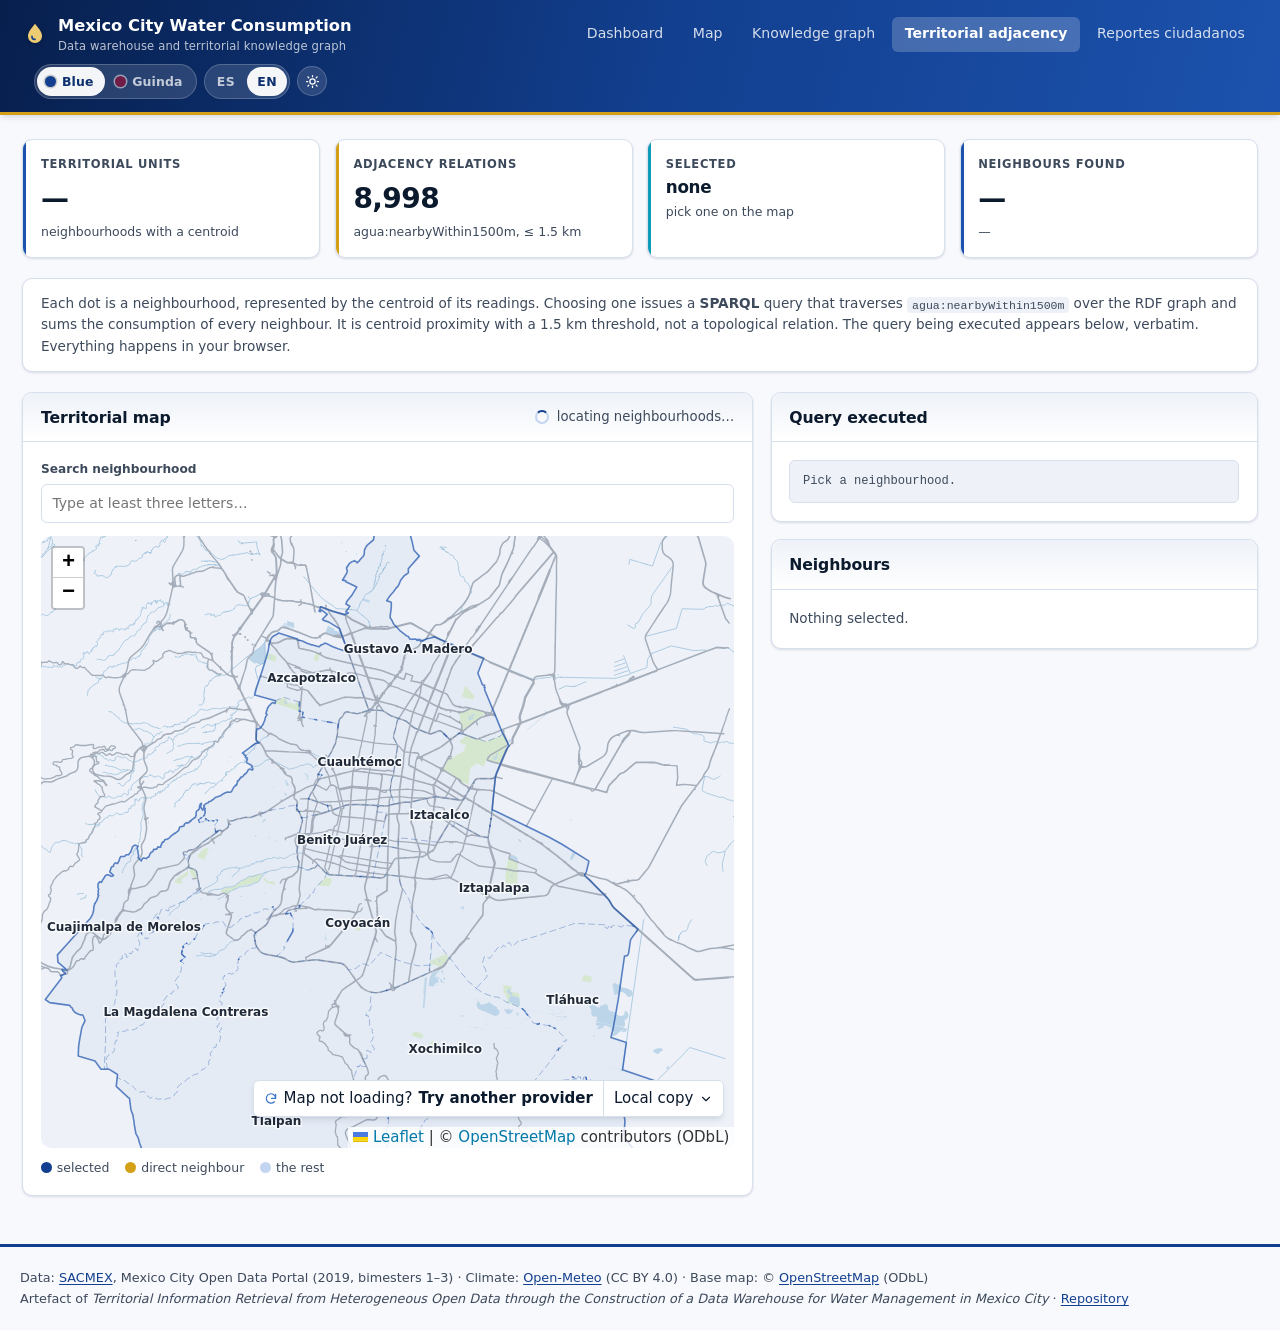
<file: agua-reportes-sacmex/original/frontend/vecindad.html>
<!DOCTYPE html>
<html lang="es">
<head>
<meta charset="utf-8">
<meta name="viewport" content="width=device-width, initial-scale=1">
<title>Vecindad territorial — Consumo de Agua CDMX</title>
<meta name="description" content="Recorrido de grafo sobre la relación agua:nearbyWithin1500m: elige una colonia y consulta sus vecinas con SPARQL.">
<link rel="stylesheet" href="assets/vendor/leaflet-1.9.4.css">
<link rel="stylesheet" href="assets/estilo.css">
<script src="assets/i18n.js"></script>
<style>
  .split{display:grid; gap:1.1rem; grid-template-columns:minmax(0,3fr) minmax(0,2fr); align-items:start}
  @media (max-width:1000px){ .split{grid-template-columns:1fr} }
  #mapa{height:min(68vh,620px); border-radius:var(--r-m); z-index:1}
  .leaflet-container{background:var(--superficie-2); font:inherit}
  .buscador{position:relative}
  .sugerencias{
    position:absolute; z-index:20; left:0; right:0; top:100%; margin-top:2px;
    background:var(--superficie); border:1px solid var(--borde); border-radius:var(--r-s);
    box-shadow:var(--sombra-3); max-height:240px; overflow:auto; display:none;
  }
  .sugerencias.abierto{display:block}
  .sug{padding:.45rem .7rem; cursor:pointer; font-size:.85rem}
  .sug:hover,.sug.sel{background:var(--marca-100)}
  .sug small{display:block; color:var(--texto-3); font-size:.74rem}
  .consulta-viva{
    font-family:var(--mono); font-size:.76rem; line-height:1.55; white-space:pre-wrap;
    background:var(--superficie-2); border:1px solid var(--borde); border-radius:var(--r-s);
    padding:.7rem .8rem; color:var(--texto-2); max-height:210px; overflow:auto; margin:0;
  }
  .aviso-filtro{
    display:flex; align-items:center; justify-content:space-between; gap:1rem;
    flex-wrap:wrap; margin-bottom:1rem; padding:.7rem 1rem; font-size:.88rem;
    background:var(--superficie); color:var(--texto);
    border:1px solid var(--borde); border-left:3px solid var(--marca-600);
    border-radius:var(--r-m); box-shadow:var(--sombra-1);
  }
  .aviso-filtro .quitar{
    font-size:.82rem; font-weight:600; color:var(--marca-700);
    border:1px solid var(--borde); border-radius:var(--r-s); padding:.3rem .7rem;
  }
  .aviso-filtro .quitar:hover{background:var(--marca-100); text-decoration:none}
  .aviso{padding:.7rem .9rem; border-radius:var(--r-s); font-size:.84rem;
         background:var(--marca-100); color:var(--marca-700); border:1px solid var(--borde)}
  .aviso.err{background:rgba(185,28,28,.1); color:var(--error); border-color:rgba(185,28,28,.3)}
  .leyenda{display:flex; gap:1rem; flex-wrap:wrap; font-size:.78rem; color:var(--texto-2); margin-top:.6rem}
  .punto{display:inline-block; width:11px; height:11px; border-radius:50%; margin-right:.3rem; vertical-align:-1px}
</style>
</head>
<body>
<header data-barra></header>

<main class="envoltura">

  <div class="kpis">
    <div class="kpi"><div class="kpi-et" data-i18n="vec.kpi.col">Unidades territoriales</div><div class="kpi-val" id="kCol">—</div><div class="kpi-nota" data-i18n="vec.kpi.colNota">colonias con centroide</div></div>
    <div class="kpi t2"><div class="kpi-et" data-i18n="vec.kpi.ady">Relaciones de vecindad</div><div class="kpi-val" id="kAdy">—</div><div class="kpi-nota" data-i18n="vec.kpi.adyNota">agua:nearbyWithin1500m, ≤ 1.5 km</div></div>
    <div class="kpi t3"><div class="kpi-et" data-i18n="vec.kpi.sel">Seleccionada</div><div class="kpi-val nombre-largo" id="kSel" data-i18n="vec.kpi.ninguna">ninguna</div><div class="kpi-nota" id="kSelAlc" data-i18n="vec.kpi.elige">elige una en el mapa</div></div>
    <div class="kpi"><div class="kpi-et" data-i18n="vec.kpi.vec">Vecinas encontradas</div><div class="kpi-val" id="kVec">—</div><div class="kpi-nota" id="kTiempo">—</div></div>
  </div>

  <div id="avisoFiltro" class="aviso-filtro" style="display:none"></div>

  <div class="tarjeta" style="margin-bottom:1.25rem">
    <div class="tarjeta-cuerpo" style="padding:.9rem 1.1rem">
      <p class="sub" style="margin:0" data-i18n-html="vec.intro">
        Cada punto es una colonia, representada por el centroide de sus lecturas. Al elegir una,
        se lanza una consulta <b>SPARQL</b> que recorre <code>agua:nearbyWithin1500m</code> sobre el grafo RDF
        y suma el consumo de cada vecina. La consulta que se ejecuta aparece abajo, tal cual.
        Todo ocurre en tu navegador.
      </p>
    </div>
  </div>

  <div class="split">
    <section class="tarjeta">
      <div class="tarjeta-cab">
        <h2 data-i18n="vec.mapa">Mapa territorial</h2>
        <span class="estado" id="estado" style="margin-left:auto"><span class="spinner"></span> cargando el grafo…</span>
      </div>
      <div class="tarjeta-cuerpo">
        <div class="buscador" style="margin-bottom:.8rem">
          <label for="buscar" data-i18n="vec.buscar">Buscar colonia</label>
          <input id="buscar" type="text" placeholder="Escribe al menos tres letras…" autocomplete="off" disabled
                 data-i18n-attr="placeholder:vec.placeholder">
          <div class="sugerencias" id="sugerencias"></div>
        </div>
        <div id="mapa"></div>
        <div class="leyenda">
          <span><span class="punto" style="background:var(--marca-700)"></span><span data-i18n="vec.ly.sel">seleccionada</span></span>
          <span><span class="punto" style="background:var(--acento-500)"></span><span data-i18n="vec.ly.vecina">vecina directa</span></span>
          <span><span class="punto" style="background:var(--marca-200)"></span><span data-i18n="vec.ly.resto">resto</span></span>
        </div>
      </div>
    </section>

    <div style="display:grid; gap:1.1rem">
      <section class="tarjeta">
        <div class="tarjeta-cab"><h2 data-i18n="vec.consulta">Consulta ejecutada</h2></div>
        <div class="tarjeta-cuerpo"><pre class="consulta-viva" id="sparql" data-i18n="vec.eligeColonia">Elige una colonia.</pre></div>
      </section>
      <section class="tarjeta">
        <div class="tarjeta-cab"><h2 data-i18n="vec.vecinas">Vecinas</h2></div>
        <div class="tarjeta-cuerpo" style="padding:0">
          <div id="salida" style="padding:1.1rem"><span class="sub" data-i18n="vec.sinSeleccion">Sin selección.</span></div>
        </div>
      </section>
    </div>
  </div>

</main>
<footer data-pie></footer>

<script src="assets/nav.js"></script>
<script src="assets/vendor/leaflet-1.9.4.js"></script>
<script src="assets/mapa-teselas.js"></script>
<script src="assets/vendor/n3-1.17.2.min.js"></script>
<script src="assets/vendor/comunica-browser-v3.js"></script>
<script>
(function () {
  "use strict";
  const $ = id => document.getElementById(id);
  const T = (k, v) => I18N.t(k, v);
  const fmt = n => I18N.num(Math.round(n));
  const SPINNER = '<span class="spinner"></span> ';

  const PREFIJOS =
`PREFIX agua: <https://w3id.org/cdmx/agua/>
PREFIX col:  <https://w3id.org/cdmx/agua/colonia/>
PREFIX geo:  <http://www.opengis.net/ont/geosparql#>
PREFIX rdfs: <http://www.w3.org/2000/01/rdf-schema#>
`;

  // Filtro que llega desde el mapa: vecindad.html?alcaldia=IZTAPALAPA
  // Comparación insensible a acentos: el mapa muestra "Cuauhtémoc" y el
  // almacén guarda "CUAUHTEMOC".
  const plano = t => (t || '').normalize('NFD').replace(/[\u0300-\u036f]/g, '')
                              .trim().toUpperCase();
  const params = new URLSearchParams(location.search);
  const filtroAlcaldia = plano(params.get('alcaldia'));
  const coloniaPedida  = plano(params.get('colonia'));

  let store = null, engine = null, mapa = null, capaLineas = null;
  const marcadores = new Map();      // id -> circleMarker
  const colonias = [];               // {id, nombre, alcaldia, lat, lon}
  let seleccion = null, listas = false;

  function estado(html) { $('estado').innerHTML = html; }
  estado(SPINNER + T('vec.est.cargando'));

  // ---------------- mapa ----------------
  mapa = L.map('mapa', { preferCanvas: true, zoomControl: true }).setView([19.38, -99.13], 11);
  // Mapa base: assets/mapa-teselas.js, o la capa de siempre si faltara.
  try {
    MapaTeselas.montar(mapa, { maxZoom: 18 });
  } catch (e) {
    console.error(e);
    L.tileLayer('https://tile.openstreetmap.org/{z}/{x}/{y}.png', {
      maxZoom: 18,
      attribution: '&copy; <a href="https://www.openstreetmap.org/copyright">OpenStreetMap</a> contributors'
    }).addTo(mapa);
  }
  capaLineas = L.layerGroup().addTo(mapa);

  // Los marcadores toman su color del tema activo, leyendo las variables CSS.
  // Marca = seleccion, acento = vecinas, gris del texto = el resto.
  function css(v) {
    return getComputedStyle(document.documentElement).getPropertyValue(v).trim() || '#666';
  }
  let ESTILO_BASE, ESTILO_SEL, ESTILO_VEC, COLOR_LINEA;
  function paleta() {
    ESTILO_BASE = { radius:4,  color:css('--texto-3'),   weight:1,   fillColor:css('--marca-200'), fillOpacity:.7 };
    ESTILO_SEL  = { radius:10, color:css('--marca-900'), weight:2.5, fillColor:css('--marca-700'), fillOpacity:1 };
    ESTILO_VEC  = { radius:7,  color:css('--acento-700'),    weight:2,   fillColor:css('--acento-500'),    fillOpacity:.95 };
    COLOR_LINEA = css('--marca-600');
  }
  paleta();
  document.addEventListener('temacambiado', () => {
    paleta();
    marcadores.forEach(m => m.setStyle(ESTILO_BASE));
    if (seleccion) seleccionar(seleccion.id);
  });

  // ---------------- carga ----------------
  async function cargar() {
    if (typeof N3 === 'undefined' || typeof Comunica === 'undefined') {
      estado(T('vec.est.sinLibs'));
      $('salida').innerHTML = `<div class="aviso err">${T('vec.av.sinLibs')}</div>`;
      return;
    }
    try {
      const resp = await fetch('kg_demo.ttl');
      if (!resp.ok) throw new Error(T('gr.av.http', { codigo: resp.status }));
      const texto = await resp.text();
      estado(SPINNER + T('vec.est.analizando', { mb: (texto.length/1048576).toFixed(1) }));

      store = new N3.Store();
      const parser = new N3.Parser({ format: 'text/turtle' });
      await new Promise((res, rej) => {
        parser.parse(texto, (err, quad) => {
          if (err) return rej(err); if (quad) store.addQuad(quad); else res();
        });
      });
      engine = new Comunica.QueryEngine();

      const { namedNode } = N3.DataFactory;
      $('kAdy').textContent = fmt(store.countQuads(
        null, namedNode('https://w3id.org/cdmx/agua/nearbyWithin1500m'), null, null));

      estado(SPINNER + T('vec.est.ubicando'));
      await construirColonias();
      listas = true;
      estado(`<span class="chip ok">${T('vec.est.listas', { n: fmt(colonias.length) })}</span>`);
      $('buscar').disabled = false;
      const candidatas = filtroAlcaldia ? colonias.filter(c => c.enFiltro) : colonias;
      const inicial =
        (coloniaPedida && colonias.find(c => plano(c.nombre) === coloniaPedida)) ||
        candidatas.find(c => /CENTRO|JUAREZ|ROMA/.test(c.nombre)) || candidatas[0];
      if (inicial) { seleccionar(inicial.id); mapa.setView([inicial.lat, inicial.lon], 14); }
    } catch (e) {
      estado(T('vec.est.error'));
      const pista = '<br><br>' + (location.protocol === 'file:'
        ? T('gr.av.file', { pagina: 'vecindad.html' })
        : T('gr.av.publicado'));
      $('salida').innerHTML = `<div class="aviso err"><b>${T('gr.av.noCarga')}</b><br>` +
        String(e.message || e) + pista + '</div>';
    }
  }

  async function construirColonias() {
    const q = PREFIJOS + `SELECT ?c ?nombre ?alc ?lat ?lon WHERE {
  ?c a geo:Feature ; rdfs:label ?nombre ; agua:borough ?alcIri ;
     agua:latitude ?lat ; agua:longitude ?lon .
  ?alcIri rdfs:label ?alc .
}`;
    const filas = await (await engine.queryBindings(q, { sources: [store] })).toArray();
    for (const f of filas) {
      const uri = f.get('c').value;
      const id = uri.split('/').pop();
      const lat = parseFloat(f.get('lat').value), lon = parseFloat(f.get('lon').value);
      const c = { id, uri, nombre: f.get('nombre').value, alcaldia: f.get('alc').value, lat, lon };
      colonias.push(c);
      c.enFiltro = !filtroAlcaldia || plano(c.alcaldia) === filtroAlcaldia;
      const m = L.circleMarker([lat, lon], ESTILO_BASE).addTo(mapa);
      m.bindTooltip(c.nombre + ' — ' + c.alcaldia, { direction:'top' });
      m.on('click', () => seleccionar(id));
      marcadores.set(id, m);
    }
    colonias.sort((a, b) => a.nombre.localeCompare(b.nombre, 'es'));
    $('kCol').textContent = fmt(colonias.length);
    aplicarFiltro();
  }

  // ---------------- filtro por alcaldía ----------------
  /* El texto del aviso y el marcador de posición se rehacen aparte del
     encuadre: al cambiar de idioma hay que traducirlos sin volver a
     mover el mapa. */
  function textosFiltro() {
    if (!filtroAlcaldia) return;
    const dentro = colonias.filter(c => c.enFiltro);
    if (!dentro.length) {
      $('avisoFiltro').innerHTML = T('vec.filtro.vacio', { alcaldia: filtroAlcaldia });
      return;
    }
    $('avisoFiltro').innerHTML =
      '<span>' + T('vec.filtro.cuenta', { n: dentro.length, alcaldia: dentro[0].alcaldia }) + '</span>' +
      `<a href="vecindad.html" class="quitar">${T('vec.filtro.verTodo')}</a>`;
    $('buscar').placeholder = T('vec.placeholderAlc', { alcaldia: dentro[0].alcaldia });
  }

  function aplicarFiltro() {
    if (!filtroAlcaldia) return;
    const dentro = colonias.filter(c => c.enFiltro);
    textosFiltro();
    $('avisoFiltro').style.display = 'flex';
    if (!dentro.length) return;
    // atenúa lo que queda fuera y encuadra la alcaldía
    colonias.forEach(c => {
      const m = marcadores.get(c.id);
      if (m && !c.enFiltro) m.setStyle({ opacity:.18, fillOpacity:.14 });
    });
    mapa.fitBounds(L.latLngBounds(dentro.map(c => [c.lat, c.lon])).pad(0.12));
  }

  // ---------------- traversal ----------------
  async function seleccionar(id) {
    const c = colonias.find(x => x.id === id);
    if (!c || !engine) return;
    seleccion = c;
    /* Estos tres nodos traen data-i18n con su texto de reposo
       ("ninguna", "elige una en el mapa", "Elige una colonia."). En
       cuanto llevan datos dejan de ser traducibles: si conservaran el
       atributo, el siguiente cambio de idioma los devolvería a cero. */
    ['kSel', 'kSelAlc', 'sparql'].forEach(id => $(id).removeAttribute('data-i18n'));
    $('kSel').textContent = c.nombre;
    $('kSel').title = c.nombre + ' — ' + c.alcaldia;
    $('kSelAlc').textContent = c.alcaldia;

    const q = PREFIJOS + `
SELECT ?vecina ?alcaldia (ROUND(SUM(?c)) AS ?consumo) WHERE {
  col:${id} agua:nearbyWithin1500m ?v .
  ?v rdfs:label ?vecina ; agua:borough ?alcaldiaIri .
  ?alcaldiaIri rdfs:label ?alcaldia .
  ?o agua:location ?v ; agua:totalConsumption ?c .
}
GROUP BY ?vecina ?alcaldia
ORDER BY DESC(?consumo)`;
    $('sparql').textContent = q.trim();

    marcadores.forEach(m => m.setStyle(ESTILO_BASE));
    capaLineas.clearLayers();
    marcadores.get(id).setStyle(ESTILO_SEL).bringToFront();
    mapa.setView([c.lat, c.lon], Math.max(mapa.getZoom(), 13), { animate:true });

    const t0 = performance.now();
    try {
      const filas = await (await engine.queryBindings(q, { sources: [store] })).toArray();
      const ms = performance.now() - t0;
      $('kVec').textContent = filas.length;
      $('kTiempo').textContent = T('vec.deSparql',
        { t: ms < 1000 ? Math.round(ms) + ' ms' : (ms/1000).toFixed(1) + ' s' });

      if (!filas.length) {
        $('salida').innerHTML = `<div class="aviso">${T('vec.sinVecinas')}</div>`;
        return;
      }
      const nombres = new Set(filas.map(f => f.get('vecina').value));
      colonias.forEach(o => {
        if (nombres.has(o.nombre) && o.id !== id) {
          const m = marcadores.get(o.id);
          if (m) { m.setStyle(ESTILO_VEC).bringToFront();
            L.polyline([[c.lat, c.lon], [o.lat, o.lon]],
              { color:COLOR_LINEA, weight:1.8, opacity:.6 }).addTo(capaLineas); }
        }
      });

      const tr = filas.map(f =>
        `<tr><td class="nombre-largo" title="${f.get('vecina').value}">${f.get('vecina').value}</td>` +
        `<td>${f.get('alcaldia').value}</td>` +
        `<td class="num">${fmt(f.get('consumo').value)}</td></tr>`).join('');
      $('salida').innerHTML =
        `<div class="tabla-env"><table><thead><tr><th>${T('vec.th.vecina')}</th><th>${T('vec.th.alcaldia')}</th>` +
        `<th class="num">${T('vec.th.consumo')}</th></tr></thead><tbody>${tr}</tbody></table></div>`;
    } catch (e) {
      $('salida').innerHTML = `<div class="aviso err">` +
        T('vec.errConsulta', { msg: String(e.message || e).replace(/</g,'&lt;') }) + '</div>';
    }
  }

  // ---------------- buscador ----------------
  const inp = $('buscar'), sug = $('sugerencias');
  let idx = -1, lista = [];
  inp.addEventListener('input', () => {
    const t = inp.value.trim().toUpperCase();
    if (t.length < 3) { sug.classList.remove('abierto'); return; }
    lista = colonias.filter(c => plano(c.nombre).includes(plano(t)) &&
                                 (!filtroAlcaldia || c.enFiltro)).slice(0, 40);
    idx = -1;
    sug.innerHTML = lista.length
      ? lista.map((c, i) => `<div class="sug" data-i="${i}">${c.nombre}<small>${c.alcaldia}</small></div>`).join('')
      : `<div class="sug" style="color:var(--texto-3)">${T('vec.sinCoincidencias')}</div>`;
    sug.classList.add('abierto');
    sug.querySelectorAll('.sug[data-i]').forEach(d => {
      d.onclick = () => { elegir(lista[+d.dataset.i]); };
    });
  });
  function elegir(c) {
    if (!c) return;
    inp.value = c.nombre; sug.classList.remove('abierto'); seleccionar(c.id);
  }
  inp.addEventListener('keydown', e => {
    const items = sug.querySelectorAll('.sug[data-i]');
    if (e.key === 'ArrowDown' || e.key === 'ArrowUp') {
      e.preventDefault(); if (!items.length) return;
      idx = e.key === 'ArrowDown' ? Math.min(idx + 1, items.length - 1) : Math.max(idx - 1, 0);
      items.forEach(x => x.classList.remove('sel')); items[idx].classList.add('sel');
      items[idx].scrollIntoView({ block:'nearest' });
    } else if (e.key === 'Enter') { e.preventDefault(); elegir(lista[idx >= 0 ? idx : 0]); }
    else if (e.key === 'Escape') sug.classList.remove('abierto');
  });
  document.addEventListener('click', e => {
    if (!e.target.closest('.buscador')) sug.classList.remove('abierto');
  });

  /* Cambio de idioma: mismo patrón que 'temacambiado' unas líneas arriba.
     Se rehace la selección, que vuelve a lanzar la consulta y repinta la
     tabla ya traducida; la colonia elegida y el encuadre se conservan. */
  document.addEventListener('idiomacambiado', () => {
    textosFiltro();
    if (listas) estado(`<span class="chip ok">${T('vec.est.listas', { n: fmt(colonias.length) })}</span>`);
    if (seleccion) seleccionar(seleccion.id);
  });

  cargar();
})();
</script>
</body>
</html>
</file>
<file: agua-reportes-sacmex/original/frontend/assets/vendor/leaflet-1.9.4.css>
/* required styles */

.leaflet-pane,
.leaflet-tile,
.leaflet-marker-icon,
.leaflet-marker-shadow,
.leaflet-tile-container,
.leaflet-pane > svg,
.leaflet-pane > canvas,
.leaflet-zoom-box,
.leaflet-image-layer,
.leaflet-layer {
	position: absolute;
	left: 0;
	top: 0;
	}
.leaflet-container {
	overflow: hidden;
	}
.leaflet-tile,
.leaflet-marker-icon,
.leaflet-marker-shadow {
	-webkit-user-select: none;
	   -moz-user-select: none;
	        user-select: none;
	  -webkit-user-drag: none;
	}
/* Prevents IE11 from highlighting tiles in blue */
.leaflet-tile::selection {
	background: transparent;
}
/* Safari renders non-retina tile on retina better with this, but Chrome is worse */
.leaflet-safari .leaflet-tile {
	image-rendering: -webkit-optimize-contrast;
	}
/* hack that prevents hw layers "stretching" when loading new tiles */
.leaflet-safari .leaflet-tile-container {
	width: 1600px;
	height: 1600px;
	-webkit-transform-origin: 0 0;
	}
.leaflet-marker-icon,
.leaflet-marker-shadow {
	display: block;
	}
/* .leaflet-container svg: reset svg max-width decleration shipped in Joomla! (joomla.org) 3.x */
/* .leaflet-container img: map is broken in FF if you have max-width: 100% on tiles */
.leaflet-container .leaflet-overlay-pane svg {
	max-width: none !important;
	max-height: none !important;
	}
.leaflet-container .leaflet-marker-pane img,
.leaflet-container .leaflet-shadow-pane img,
.leaflet-container .leaflet-tile-pane img,
.leaflet-container img.leaflet-image-layer,
.leaflet-container .leaflet-tile {
	max-width: none !important;
	max-height: none !important;
	width: auto;
	padding: 0;
	}

.leaflet-container img.leaflet-tile {
	/* See: https://bugs.chromium.org/p/chromium/issues/detail?id=600120 */
	mix-blend-mode: plus-lighter;
}

.leaflet-container.leaflet-touch-zoom {
	-ms-touch-action: pan-x pan-y;
	touch-action: pan-x pan-y;
	}
.leaflet-container.leaflet-touch-drag {
	-ms-touch-action: pinch-zoom;
	/* Fallback for FF which doesn't support pinch-zoom */
	touch-action: none;
	touch-action: pinch-zoom;
}
.leaflet-container.leaflet-touch-drag.leaflet-touch-zoom {
	-ms-touch-action: none;
	touch-action: none;
}
.leaflet-container {
	-webkit-tap-highlight-color: transparent;
}
.leaflet-container a {
	-webkit-tap-highlight-color: rgba(51, 181, 229, 0.4);
}
.leaflet-tile {
	filter: inherit;
	visibility: hidden;
	}
.leaflet-tile-loaded {
	visibility: inherit;
	}
.leaflet-zoom-box {
	width: 0;
	height: 0;
	-moz-box-sizing: border-box;
	     box-sizing: border-box;
	z-index: 800;
	}
/* workaround for https://bugzilla.mozilla.org/show_bug.cgi?id=888319 */
.leaflet-overlay-pane svg {
	-moz-user-select: none;
	}

.leaflet-pane         { z-index: 400; }

.leaflet-tile-pane    { z-index: 200; }
.leaflet-overlay-pane { z-index: 400; }
.leaflet-shadow-pane  { z-index: 500; }
.leaflet-marker-pane  { z-index: 600; }
.leaflet-tooltip-pane   { z-index: 650; }
.leaflet-popup-pane   { z-index: 700; }

.leaflet-map-pane canvas { z-index: 100; }
.leaflet-map-pane svg    { z-index: 200; }

.leaflet-vml-shape {
	width: 1px;
	height: 1px;
	}
.lvml {
	behavior: url(#default#VML);
	display: inline-block;
	position: absolute;
	}


/* control positioning */

.leaflet-control {
	position: relative;
	z-index: 800;
	pointer-events: visiblePainted; /* IE 9-10 doesn't have auto */
	pointer-events: auto;
	}
.leaflet-top,
.leaflet-bottom {
	position: absolute;
	z-index: 1000;
	pointer-events: none;
	}
.leaflet-top {
	top: 0;
	}
.leaflet-right {
	right: 0;
	}
.leaflet-bottom {
	bottom: 0;
	}
.leaflet-left {
	left: 0;
	}
.leaflet-control {
	float: left;
	clear: both;
	}
.leaflet-right .leaflet-control {
	float: right;
	}
.leaflet-top .leaflet-control {
	margin-top: 10px;
	}
.leaflet-bottom .leaflet-control {
	margin-bottom: 10px;
	}
.leaflet-left .leaflet-control {
	margin-left: 10px;
	}
.leaflet-right .leaflet-control {
	margin-right: 10px;
	}


/* zoom and fade animations */

.leaflet-fade-anim .leaflet-popup {
	opacity: 0;
	-webkit-transition: opacity 0.2s linear;
	   -moz-transition: opacity 0.2s linear;
	        transition: opacity 0.2s linear;
	}
.leaflet-fade-anim .leaflet-map-pane .leaflet-popup {
	opacity: 1;
	}
.leaflet-zoom-animated {
	-webkit-transform-origin: 0 0;
	    -ms-transform-origin: 0 0;
	        transform-origin: 0 0;
	}
svg.leaflet-zoom-animated {
	will-change: transform;
}

.leaflet-zoom-anim .leaflet-zoom-animated {
	-webkit-transition: -webkit-transform 0.25s cubic-bezier(0,0,0.25,1);
	   -moz-transition:    -moz-transform 0.25s cubic-bezier(0,0,0.25,1);
	        transition:         transform 0.25s cubic-bezier(0,0,0.25,1);
	}
.leaflet-zoom-anim .leaflet-tile,
.leaflet-pan-anim .leaflet-tile {
	-webkit-transition: none;
	   -moz-transition: none;
	        transition: none;
	}

.leaflet-zoom-anim .leaflet-zoom-hide {
	visibility: hidden;
	}


/* cursors */

.leaflet-interactive {
	cursor: pointer;
	}
.leaflet-grab {
	cursor: -webkit-grab;
	cursor:    -moz-grab;
	cursor:         grab;
	}
.leaflet-crosshair,
.leaflet-crosshair .leaflet-interactive {
	cursor: crosshair;
	}
.leaflet-popup-pane,
.leaflet-control {
	cursor: auto;
	}
.leaflet-dragging .leaflet-grab,
.leaflet-dragging .leaflet-grab .leaflet-interactive,
.leaflet-dragging .leaflet-marker-draggable {
	cursor: move;
	cursor: -webkit-grabbing;
	cursor:    -moz-grabbing;
	cursor:         grabbing;
	}

/* marker & overlays interactivity */
.leaflet-marker-icon,
.leaflet-marker-shadow,
.leaflet-image-layer,
.leaflet-pane > svg path,
.leaflet-tile-container {
	pointer-events: none;
	}

.leaflet-marker-icon.leaflet-interactive,
.leaflet-image-layer.leaflet-interactive,
.leaflet-pane > svg path.leaflet-interactive,
svg.leaflet-image-layer.leaflet-interactive path {
	pointer-events: visiblePainted; /* IE 9-10 doesn't have auto */
	pointer-events: auto;
	}

/* visual tweaks */

.leaflet-container {
	background: #ddd;
	outline-offset: 1px;
	}
.leaflet-container a {
	color: #0078A8;
	}
.leaflet-zoom-box {
	border: 2px dotted #38f;
	background: rgba(255,255,255,0.5);
	}


/* general typography */
.leaflet-container {
	font-family: "Helvetica Neue", Arial, Helvetica, sans-serif;
	font-size: 12px;
	font-size: 0.75rem;
	line-height: 1.5;
	}


/* general toolbar styles */

.leaflet-bar {
	box-shadow: 0 1px 5px rgba(0,0,0,0.65);
	border-radius: 4px;
	}
.leaflet-bar a {
	background-color: #fff;
	border-bottom: 1px solid #ccc;
	width: 26px;
	height: 26px;
	line-height: 26px;
	display: block;
	text-align: center;
	text-decoration: none;
	color: black;
	}
.leaflet-bar a,
.leaflet-control-layers-toggle {
	background-position: 50% 50%;
	background-repeat: no-repeat;
	display: block;
	}
.leaflet-bar a:hover,
.leaflet-bar a:focus {
	background-color: #f4f4f4;
	}
.leaflet-bar a:first-child {
	border-top-left-radius: 4px;
	border-top-right-radius: 4px;
	}
.leaflet-bar a:last-child {
	border-bottom-left-radius: 4px;
	border-bottom-right-radius: 4px;
	border-bottom: none;
	}
.leaflet-bar a.leaflet-disabled {
	cursor: default;
	background-color: #f4f4f4;
	color: #bbb;
	}

.leaflet-touch .leaflet-bar a {
	width: 30px;
	height: 30px;
	line-height: 30px;
	}
.leaflet-touch .leaflet-bar a:first-child {
	border-top-left-radius: 2px;
	border-top-right-radius: 2px;
	}
.leaflet-touch .leaflet-bar a:last-child {
	border-bottom-left-radius: 2px;
	border-bottom-right-radius: 2px;
	}

/* zoom control */

.leaflet-control-zoom-in,
.leaflet-control-zoom-out {
	font: bold 18px 'Lucida Console', Monaco, monospace;
	text-indent: 1px;
	}

.leaflet-touch .leaflet-control-zoom-in, .leaflet-touch .leaflet-control-zoom-out  {
	font-size: 22px;
	}


/* layers control */

.leaflet-control-layers {
	box-shadow: 0 1px 5px rgba(0,0,0,0.4);
	background: #fff;
	border-radius: 5px;
	}
.leaflet-control-layers-toggle {
	background-image: url(images/layers.png);
	width: 36px;
	height: 36px;
	}
.leaflet-retina .leaflet-control-layers-toggle {
	background-image: url(images/layers-2x.png);
	background-size: 26px 26px;
	}
.leaflet-touch .leaflet-control-layers-toggle {
	width: 44px;
	height: 44px;
	}
.leaflet-control-layers .leaflet-control-layers-list,
.leaflet-control-layers-expanded .leaflet-control-layers-toggle {
	display: none;
	}
.leaflet-control-layers-expanded .leaflet-control-layers-list {
	display: block;
	position: relative;
	}
.leaflet-control-layers-expanded {
	padding: 6px 10px 6px 6px;
	color: #333;
	background: #fff;
	}
.leaflet-control-layers-scrollbar {
	overflow-y: scroll;
	overflow-x: hidden;
	padding-right: 5px;
	}
.leaflet-control-layers-selector {
	margin-top: 2px;
	position: relative;
	top: 1px;
	}
.leaflet-control-layers label {
	display: block;
	font-size: 13px;
	font-size: 1.08333em;
	}
.leaflet-control-layers-separator {
	height: 0;
	border-top: 1px solid #ddd;
	margin: 5px -10px 5px -6px;
	}

/* Default icon URLs */
.leaflet-default-icon-path { /* used only in path-guessing heuristic, see L.Icon.Default */
	background-image: url(images/marker-icon.png);
	}


/* attribution and scale controls */

.leaflet-container .leaflet-control-attribution {
	background: #fff;
	background: rgba(255, 255, 255, 0.8);
	margin: 0;
	}
.leaflet-control-attribution,
.leaflet-control-scale-line {
	padding: 0 5px;
	color: #333;
	line-height: 1.4;
	}
.leaflet-control-attribution a {
	text-decoration: none;
	}
.leaflet-control-attribution a:hover,
.leaflet-control-attribution a:focus {
	text-decoration: underline;
	}
.leaflet-attribution-flag {
	display: inline !important;
	vertical-align: baseline !important;
	width: 1em;
	height: 0.6669em;
	}
.leaflet-left .leaflet-control-scale {
	margin-left: 5px;
	}
.leaflet-bottom .leaflet-control-scale {
	margin-bottom: 5px;
	}
.leaflet-control-scale-line {
	border: 2px solid #777;
	border-top: none;
	line-height: 1.1;
	padding: 2px 5px 1px;
	white-space: nowrap;
	-moz-box-sizing: border-box;
	     box-sizing: border-box;
	background: rgba(255, 255, 255, 0.8);
	text-shadow: 1px 1px #fff;
	}
.leaflet-control-scale-line:not(:first-child) {
	border-top: 2px solid #777;
	border-bottom: none;
	margin-top: -2px;
	}
.leaflet-control-scale-line:not(:first-child):not(:last-child) {
	border-bottom: 2px solid #777;
	}

.leaflet-touch .leaflet-control-attribution,
.leaflet-touch .leaflet-control-layers,
.leaflet-touch .leaflet-bar {
	box-shadow: none;
	}
.leaflet-touch .leaflet-control-layers,
.leaflet-touch .leaflet-bar {
	border: 2px solid rgba(0,0,0,0.2);
	background-clip: padding-box;
	}


/* popup */

.leaflet-popup {
	position: absolute;
	text-align: center;
	margin-bottom: 20px;
	}
.leaflet-popup-content-wrapper {
	padding: 1px;
	text-align: left;
	border-radius: 12px;
	}
.leaflet-popup-content {
	margin: 13px 24px 13px 20px;
	line-height: 1.3;
	font-size: 13px;
	font-size: 1.08333em;
	min-height: 1px;
	}
.leaflet-popup-content p {
	margin: 17px 0;
	margin: 1.3em 0;
	}
.leaflet-popup-tip-container {
	width: 40px;
	height: 20px;
	position: absolute;
	left: 50%;
	margin-top: -1px;
	margin-left: -20px;
	overflow: hidden;
	pointer-events: none;
	}
.leaflet-popup-tip {
	width: 17px;
	height: 17px;
	padding: 1px;

	margin: -10px auto 0;
	pointer-events: auto;

	-webkit-transform: rotate(45deg);
	   -moz-transform: rotate(45deg);
	    -ms-transform: rotate(45deg);
	        transform: rotate(45deg);
	}
.leaflet-popup-content-wrapper,
.leaflet-popup-tip {
	background: white;
	color: #333;
	box-shadow: 0 3px 14px rgba(0,0,0,0.4);
	}
.leaflet-container a.leaflet-popup-close-button {
	position: absolute;
	top: 0;
	right: 0;
	border: none;
	text-align: center;
	width: 24px;
	height: 24px;
	font: 16px/24px Tahoma, Verdana, sans-serif;
	color: #757575;
	text-decoration: none;
	background: transparent;
	}
.leaflet-container a.leaflet-popup-close-button:hover,
.leaflet-container a.leaflet-popup-close-button:focus {
	color: #585858;
	}
.leaflet-popup-scrolled {
	overflow: auto;
	}

.leaflet-oldie .leaflet-popup-content-wrapper {
	-ms-zoom: 1;
	}
.leaflet-oldie .leaflet-popup-tip {
	width: 24px;
	margin: 0 auto;

	-ms-filter: "progid:DXImageTransform.Microsoft.Matrix(M11=0.70710678, M12=0.70710678, M21=-0.70710678, M22=0.70710678)";
	filter: progid:DXImageTransform.Microsoft.Matrix(M11=0.70710678, M12=0.70710678, M21=-0.70710678, M22=0.70710678);
	}

.leaflet-oldie .leaflet-control-zoom,
.leaflet-oldie .leaflet-control-layers,
.leaflet-oldie .leaflet-popup-content-wrapper,
.leaflet-oldie .leaflet-popup-tip {
	border: 1px solid #999;
	}


/* div icon */

.leaflet-div-icon {
	background: #fff;
	border: 1px solid #666;
	}


/* Tooltip */
/* Base styles for the element that has a tooltip */
.leaflet-tooltip {
	position: absolute;
	padding: 6px;
	background-color: #fff;
	border: 1px solid #fff;
	border-radius: 3px;
	color: #222;
	white-space: nowrap;
	-webkit-user-select: none;
	-moz-user-select: none;
	-ms-user-select: none;
	user-select: none;
	pointer-events: none;
	box-shadow: 0 1px 3px rgba(0,0,0,0.4);
	}
.leaflet-tooltip.leaflet-interactive {
	cursor: pointer;
	pointer-events: auto;
	}
.leaflet-tooltip-top:before,
.leaflet-tooltip-bottom:before,
.leaflet-tooltip-left:before,
.leaflet-tooltip-right:before {
	position: absolute;
	pointer-events: none;
	border: 6px solid transparent;
	background: transparent;
	content: "";
	}

/* Directions */

.leaflet-tooltip-bottom {
	margin-top: 6px;
}
.leaflet-tooltip-top {
	margin-top: -6px;
}
.leaflet-tooltip-bottom:before,
.leaflet-tooltip-top:before {
	left: 50%;
	margin-left: -6px;
	}
.leaflet-tooltip-top:before {
	bottom: 0;
	margin-bottom: -12px;
	border-top-color: #fff;
	}
.leaflet-tooltip-bottom:before {
	top: 0;
	margin-top: -12px;
	margin-left: -6px;
	border-bottom-color: #fff;
	}
.leaflet-tooltip-left {
	margin-left: -6px;
}
.leaflet-tooltip-right {
	margin-left: 6px;
}
.leaflet-tooltip-left:before,
.leaflet-tooltip-right:before {
	top: 50%;
	margin-top: -6px;
	}
.leaflet-tooltip-left:before {
	right: 0;
	margin-right: -12px;
	border-left-color: #fff;
	}
.leaflet-tooltip-right:before {
	left: 0;
	margin-left: -12px;
	border-right-color: #fff;
	}

/* Printing */

@media print {
	/* Prevent printers from removing background-images of controls. */
	.leaflet-control {
		-webkit-print-color-adjust: exact;
		print-color-adjust: exact;
		}
	}
</file>
<file: agua-reportes-sacmex/original/frontend/assets/estilo.css>
/* =====================================================================
   Sistema de diseño — Almacén de Datos de Consumo de Agua CDMX
   Instituto Politécnico Nacional · ICOKG 2026

   Una sola hoja para las cuatro páginas: panel, mapa, grafo y vecindad.

   DOS EJES INDEPENDIENTES, ambos en <html>:
     data-tema = "guinda" | "escom"     color institucional
     data-modo = "claro"  | "oscuro"    ausente ⇒ sigue al sistema

   Las variables de marca (--marca-*, --acento-*) son las únicas que cambian
   con el tema; las de superficie y texto cambian con el modo. Ningún
   componente sabe qué tema o modo está activo.
   ===================================================================== */

/* ---------- claro: guinda IPN (predeterminado) ---------- */
:root,
html[data-tema="guinda"]{
  --marca-900:#3d0f26; --marca-800:#551636; --marca-700:#6f1d46;
  --marca-600:#87275a; --marca-500:#a13a72; --marca-200:#e8ccdb; --marca-100:#f6ecf1;
  --acento-700:#8a6414; --acento-500:#c9962a; --acento-300:#e8c877; --acento-100:#faf1da;
  --agua-500:#0e9bb8;
  --ok:#1a7a4c; --alerta:#b45309; --error:#a11d2b;
  --bg:#faf8f9; --superficie:#ffffff; --superficie-2:#f3edf0;
  --borde:#e3d7dd; --texto:#241019; --texto-2:#513c46; --texto-3:#6b5560;
  --sombra-color:61,15,38;
}
/* ---------- claro: azul ESCOM ---------- */
html[data-tema="escom"]{
  --marca-900:#071f4d; --marca-800:#0d2f6e; --marca-700:#123f8f;
  --marca-600:#1c52ad; --marca-500:#3a72c9; --marca-200:#c3d5f0; --marca-100:#eaf1fb;
  --acento-700:#8a6414; --acento-500:#d4a017; --acento-300:#eccb72; --acento-100:#fbf3dc;
  --bg:#f8f9fc; --superficie:#ffffff; --superficie-2:#eef2f8;
  --borde:#d6dfec; --texto:#0c1a2e; --texto-2:#3d4a5c; --texto-3:#5c6a7d;
  --sombra-color:7,31,77;
}

/* ---------- oscuro ---------- */
/* Se aplica si el sistema lo pide y el usuario no forzó claro… */
@media (prefers-color-scheme: dark){
  html:not([data-modo="claro"]){
    --bg:#1a0a12; --superficie:#26101b; --superficie-2:#331726;
    --borde:#4a2436; --texto:#f6eaf0; --texto-2:#c6a8b6; --texto-3:#9b7c8b;
    --marca-100:#3a1526; --marca-200:#5a2440; 
    --acento-100:#3b2d10; --acento-300:#d8b45e;
    --sombra-color:0,0,0;
  }
  html[data-tema="escom"]:not([data-modo="claro"]){
    --bg:#050d1c; --superficie:#0b1830; --superficie-2:#12233f;
    --borde:#22375c; --texto:#e8eefa; --texto-2:#a8b8d0; --texto-3:#7d8da6;
    --marca-100:#12233f; --marca-200:#1e3a63;
    --acento-100:#33290d; --acento-300:#e0bd5e;
  }
}
/* …o si el usuario lo forzó explícitamente. */
html[data-modo="oscuro"]{
  --bg:#1a0a12; --superficie:#26101b; --superficie-2:#331726;
  --borde:#4a2436; --texto:#f6eaf0; --texto-2:#c6a8b6; --texto-3:#9b7c8b;
  --marca-100:#3a1526; --marca-200:#5a2440;
  --acento-100:#3b2d10; --acento-300:#d8b45e;
  --sombra-color:0,0,0;
}
html[data-tema="escom"][data-modo="oscuro"]{
  --bg:#050d1c; --superficie:#0b1830; --superficie-2:#12233f;
  --borde:#22375c; --texto:#e8eefa; --texto-2:#a8b8d0; --texto-3:#7d8da6;
  --marca-100:#12233f; --marca-200:#1e3a63;
  --acento-100:#33290d; --acento-300:#e0bd5e;
}

:root{
  --r-s:6px; --r-m:10px; --r-l:16px;
  --sombra-1:0 1px 2px rgba(var(--sombra-color),.06), 0 1px 3px rgba(var(--sombra-color),.08);
  --sombra-2:0 4px 6px -1px rgba(var(--sombra-color),.10), 0 2px 4px -2px rgba(var(--sombra-color),.07);
  --sombra-3:0 12px 24px -6px rgba(var(--sombra-color),.18);
  --mono:ui-monospace,"SF Mono",SFMono-Regular,"Cascadia Code","Roboto Mono",Menlo,monospace;
  --sans:system-ui,-apple-system,"Segoe UI",Roboto,"Helvetica Neue",Arial,sans-serif;
}

*,*::before,*::after{box-sizing:border-box}
html{-webkit-text-size-adjust:100%}
body{
  margin:0; background:var(--bg); color:var(--texto);
  font-family:var(--sans); font-size:15px; line-height:1.55;
  -webkit-font-smoothing:antialiased;
}
a{color:var(--marca-700); text-decoration:none}
a:hover{text-decoration:underline}
h1,h2,h3{line-height:1.25; margin:0; font-weight:650; letter-spacing:-.01em}

/* ---------------- barra superior ---------------- */
.barra{
  position:sticky; top:0; z-index:900;
  background:linear-gradient(103deg,var(--marca-900) 0%,var(--marca-700) 52%,var(--marca-600) 100%);
  color:#fff; box-shadow:var(--sombra-2);
  border-bottom:3px solid var(--acento-500);
}
.barra-in{
  max-width:1440px; margin:0 auto; padding:.7rem 1.25rem;
  display:flex; align-items:center; gap:1.25rem; flex-wrap:wrap;
}
.marca{display:flex; align-items:center; gap:.6rem; font-weight:700; font-size:1.02rem}
.marca svg{flex:none}
.marca small{display:block; font-weight:400; font-size:.72rem; opacity:.8; letter-spacing:.02em}
.nav{display:flex; gap:.25rem; margin-left:auto; flex-wrap:wrap}
.nav a{
  color:#fff; padding:.4rem .8rem; border-radius:var(--r-s);
  font-size:.88rem; font-weight:500; opacity:.82; white-space:nowrap;
}
.nav a:hover{background:rgba(255,255,255,.14); opacity:1; text-decoration:none}
.nav a[aria-current="page"]{background:rgba(255,255,255,.2); opacity:1; font-weight:600}

/* ---------------- contenedores ---------------- */
.envoltura{max-width:1440px; margin:0 auto; padding:1.25rem}
.tarjeta{
  background:var(--superficie); border:1px solid var(--borde);
  border-radius:var(--r-m); box-shadow:var(--sombra-1);
}
.tarjeta-cab{
  padding:.85rem 1.1rem; border-bottom:1px solid var(--borde);
  display:flex; align-items:center; gap:.6rem; flex-wrap:wrap;
}
.tarjeta-cab h2{font-size:.98rem; font-weight:650}
.tarjeta-cuerpo{padding:1.1rem}
.sub{color:var(--texto-2); font-size:.85rem; margin:.15rem 0 0}

/* ---------------- KPIs ---------------- */
.kpis{display:grid; gap:.9rem; grid-template-columns:repeat(auto-fit,minmax(190px,1fr)); margin-bottom:1.25rem}
.kpi{
  background:var(--superficie); border:1px solid var(--borde); border-radius:var(--r-m);
  padding:1rem 1.1rem; box-shadow:var(--sombra-1); position:relative; overflow:hidden;
}
.kpi::before{content:""; position:absolute; inset:0 auto 0 0; width:3px; background:var(--marca-600)}
.kpi.t2::before{background:var(--acento-500)}
.kpi.t3::before{background:var(--agua-500)}
.kpi-et{font-size:.72rem; text-transform:uppercase; letter-spacing:.06em; color:var(--texto-3); font-weight:600}
.kpi-val{font-size:1.75rem; font-weight:680; letter-spacing:-.02em; margin-top:.2rem; font-variant-numeric:tabular-nums}
.kpi-nota{font-size:.78rem; color:var(--texto-2); margin-top:.1rem}

/* ---------------- controles ---------------- */
label{display:block; font-size:.76rem; font-weight:600; color:var(--texto-2); margin-bottom:.3rem}
select,input,textarea{
  width:100%; padding:.5rem .65rem; font:inherit; font-size:.88rem;
  color:var(--texto); background:var(--superficie);
  border:1px solid var(--borde); border-radius:var(--r-s); outline:none;
}
select:focus,input:focus,textarea:focus{border-color:var(--marca-600); box-shadow:0 0 0 3px var(--marca-100)}
textarea{font-family:var(--mono); font-size:.82rem; line-height:1.6; resize:vertical}
.btn{
  display:inline-flex; align-items:center; gap:.4rem; cursor:pointer;
  padding:.5rem .95rem; font:inherit; font-size:.87rem; font-weight:600;
  color:#fff; background:var(--marca-700); border:1px solid var(--marca-700);
  border-radius:var(--r-s); transition:background .12s;
}
.btn:hover{background:var(--marca-800)}
.btn:disabled{opacity:.5; cursor:not-allowed}
.btn.sec{background:transparent; color:var(--marca-700); border-color:var(--borde)}
.btn.sec:hover{background:var(--superficie-2)}
.rejilla{display:grid; gap:.8rem; grid-template-columns:repeat(auto-fit,minmax(160px,1fr))}

/* ---------------- tablas ---------------- */
.tabla-env{overflow:auto; max-height:60vh; border-radius:var(--r-s)}
table{width:100%; border-collapse:collapse; font-size:.85rem}
thead th{
  position:sticky; top:0; z-index:2; text-align:left; white-space:nowrap;
  background:var(--superficie-2); color:var(--texto-2);
  font-size:.73rem; text-transform:uppercase; letter-spacing:.05em; font-weight:650;
  padding:.55rem .7rem; border-bottom:1px solid var(--borde);
}
tbody td{padding:.45rem .7rem; border-bottom:1px solid var(--borde); font-variant-numeric:tabular-nums}
tbody tr:hover{background:var(--superficie-2)}
td.num,th.num{text-align:right}

/* ---------------- etiquetas de estado ---------------- */
.chip{
  display:inline-flex; align-items:center; gap:.35rem;
  padding:.2rem .55rem; border-radius:999px; font-size:.74rem; font-weight:600;
  background:var(--marca-100); color:var(--marca-700);
}
.chip.ok{background:rgba(15,138,95,.12); color:var(--ok)}
.chip.warn{background:rgba(194,65,12,.12); color:var(--alerta)}
.chip.err{background:rgba(185,28,28,.12); color:var(--error)}
.estado{font-size:.83rem; color:var(--texto-2); display:flex; align-items:center; gap:.5rem}

.spinner{
  width:14px; height:14px; border:2px solid var(--marca-200);
  border-top-color:var(--marca-700); border-radius:50%;
  animation:girar .7s linear infinite; flex:none;
}
@keyframes girar{to{transform:rotate(360deg)}}

code,kbd{font-family:var(--mono); font-size:.85em; background:var(--superficie-2); padding:.1rem .3rem; border-radius:4px}

.pie{
  max-width:1440px; margin:1.5rem auto 0; padding:1.25rem;
  border-top:3px solid var(--marca-700); color:var(--texto-3); font-size:.8rem;
}
.pie strong{color:var(--marca-700)}
.pie a{color:var(--texto-2)}

@media (max-width:640px){
  .envoltura{padding:.85rem}
  .kpi-val{font-size:1.45rem}
  .nav a{padding:.35rem .55rem; font-size:.82rem}
}

/* ---------- controles de la barra ---------- */
.temas{display:flex; gap:.45rem; align-items:center; margin-left:.7rem}
.segmentado{
  display:flex; padding:2px; gap:2px; border-radius:999px;
  background:rgba(255,255,255,.13); border:1px solid rgba(255,255,255,.2);
}
.tema-btn{
  display:inline-flex; align-items:center; gap:.4rem; cursor:pointer;
  padding:.3rem .7rem .3rem .5rem; border:0; border-radius:999px;
  font:inherit; font-size:.78rem; font-weight:600; letter-spacing:.01em;
  color:rgba(255,255,255,.72); background:transparent;
  transition:color .14s, background .14s; white-space:nowrap;
}
.tema-btn i{
  width:11px; height:11px; border-radius:50%; flex:none;
  box-shadow:0 0 0 1.5px rgba(255,255,255,.5);
}
.tema-btn:hover{color:#fff}
.tema-btn[aria-pressed="true"]{background:rgba(255,255,255,.95); color:var(--marca-800)}
.tema-btn[aria-pressed="true"] i{box-shadow:0 0 0 1.5px rgba(0,0,0,.18)}

/* Selector de idioma: mismo segmentado que el tema. La etiqueta ("ES"/"EN")
   es el contenido del botón, así que no se oculta en pantallas estrechas. */
.idioma-btn{
  display:inline-flex; align-items:center; cursor:pointer;
  padding:.3rem .62rem; border:0; border-radius:999px;
  font:inherit; font-size:.78rem; font-weight:700; letter-spacing:.04em;
  color:rgba(255,255,255,.72); background:transparent;
  transition:color .14s, background .14s;
}
.idioma-btn:hover{color:#fff}
.idioma-btn[aria-pressed="true"]{background:rgba(255,255,255,.95); color:var(--marca-800)}

.modo-btn{
  display:inline-flex; align-items:center; justify-content:center;
  width:30px; height:30px; padding:0; cursor:pointer; border-radius:50%;
  color:#fff; background:rgba(255,255,255,.13);
  border:1px solid rgba(255,255,255,.2); transition:background .14s, transform .14s;
}
.modo-btn:hover{background:rgba(255,255,255,.28); transform:rotate(-12deg)}
.modo-btn svg{display:block}

@media (max-width:820px){
  .tema-btn{padding:.3rem; gap:0; font-size:0}
  .tema-btn i{width:13px; height:13px}
  .idioma-btn{padding:.3rem .45rem; font-size:.72rem}
}

/* ---------- pulido general ---------- */
.barra-in{padding:.8rem 1.4rem}
.marca svg{filter:drop-shadow(0 1px 2px rgba(0,0,0,.25))}
.marca small{opacity:.72; letter-spacing:.015em}

h1,h2,h3{font-weight:600}
.tarjeta{transition:border-color .16s, box-shadow .16s}
.tarjeta:hover{border-color:var(--marca-200)}
.tarjeta-cab{
  background:linear-gradient(var(--superficie-2),var(--superficie));
  border-radius:var(--r-m) var(--r-m) 0 0;
}
.tarjeta-cab h2{letter-spacing:-.005em}

.kpi{transition:transform .16s, box-shadow .16s}
.kpi:hover{transform:translateY(-1px); box-shadow:var(--sombra-2)}
.kpi-val{font-feature-settings:"tnum" 1, "ss01" 1}

.btn{box-shadow:var(--sombra-1)}
.btn:active{transform:translateY(1px)}

thead th:first-child{border-top-left-radius:var(--r-s)}
thead th:last-child{border-top-right-radius:var(--r-s)}
tbody tr{transition:background .1s}
tbody tr:last-child td{border-bottom:0}

.envoltura{padding:1.5rem 1.4rem}
.pie{border-top-width:3px; border-top-color:var(--marca-700); line-height:1.7}

::selection{background:var(--marca-200); color:var(--marca-900)}
html{scroll-behavior:smooth}
*:focus-visible{outline:2px solid var(--marca-600); outline-offset:2px}

/* ---------- desbordes de texto ---------- */
.tarjeta-cab h2{white-space:normal; overflow-wrap:anywhere; line-height:1.35}
.tarjeta,.kpi,.split > *{min-width:0}
.kpi-et,.kpi-val,.kpi-nota{white-space:normal; overflow-wrap:anywhere}
.btn{white-space:normal; text-align:center; line-height:1.25}
.ejemplo{overflow-wrap:anywhere}
.metrica{row-gap:.3rem}
thead th{white-space:normal; line-height:1.25}
tbody td{overflow-wrap:anywhere}
.chip{white-space:normal; text-align:center}
.barra-in{row-gap:.5rem}
.marca span{min-width:0}
.marca small{white-space:normal; overflow-wrap:anywhere}

/* ---------- nombres largos ----------
   Algunas colonias tienen nombres muy largos ("SAN JERONIMO ACULCO - LIDICE
   (PBLO)"). Envolverlos descuadra las tarjetas, así que se desplazan en
   horizontal y el nombre completo queda en el atributo title. */
.nombre-largo{
  white-space:nowrap; overflow-x:auto; overflow-y:hidden;
  scrollbar-width:thin; padding-bottom:2px;
}
.nombre-largo::-webkit-scrollbar{height:5px}
.nombre-largo::-webkit-scrollbar-thumb{background:var(--marca-200); border-radius:3px}
.nombre-largo::-webkit-scrollbar-track{background:transparent}
#kSel{font-size:1.05rem; line-height:1.3}


/* ---------- accesibilidad (Lighthouse) ----------
   Contraste AA en etiquetas y pie, y enlaces que no dependan solo del color. */
.kpi .label,.kpi-et{color:var(--texto-2)}
.pie{color:var(--texto-2)}
.pie a{color:var(--marca-700); text-decoration:underline; text-underline-offset:2px}
.tarjeta-cab h2,.panel h3{color:var(--texto)}
a:not(.btn):not(.nav a):not(.tema-btn):not(.ir-vecindad){text-decoration-skip-ink:auto}
.sub,.kpi-nota,.atip-nota{color:var(--texto-2)}
main:focus{outline:none}

/* ---------- mapa base (assets/mapa-teselas.js) ----------
   Control «¿No carga el mapa? Probar otro proveedor», abajo a la derecha,
   sobre la atribución, en los dos mapas. Los proveedores que no tienen
   versión oscura se invierten con un filtro cuando el sitio está en modo
   oscuro; la copia local se dibuja ya con los colores de cada modo. */
.leaflet-layer.teselas-invertidas{
  filter:invert(1) hue-rotate(180deg) brightness(.92) contrast(.88) saturate(.55);
}
.mapa-teselas{
  display:flex; flex-direction:column; align-items:flex-end; gap:6px;
  max-width:340px;              /* mapa-teselas.js lo ajusta al ancho del mapa */
  font-family:var(--sans); color:var(--texto);
}
.mapa-teselas button{
  appearance:none; margin:0; border:0; background:none;
  color:inherit; font:inherit; cursor:pointer;
}
.mapa-teselas__barra{
  display:flex; align-items:stretch; overflow:hidden; max-width:100%;
  background:var(--superficie); border:1px solid var(--borde);
  border-radius:var(--r-s); box-shadow:var(--sombra-2);
}
.mapa-teselas__probar,.mapa-teselas__abrir{
  display:flex; align-items:center; gap:6px; padding:6px 10px;
  font-size:.74rem; line-height:1.2; white-space:nowrap; transition:background .14s;
}
/* Si no cabe todo, cede el nombre del proveedor (la lista lo da entero),
   nunca la acción. */
.mapa-teselas__probar{color:var(--texto-2); flex:none}
.mapa-teselas__probar strong{color:var(--texto); font-weight:650}
.mapa-teselas__abrir{border-left:1px solid var(--borde) !important; color:var(--texto-2); min-width:0}
.mapa-teselas__actual{min-width:0; overflow:hidden; text-overflow:ellipsis}
.mapa-teselas__probar:hover,.mapa-teselas__abrir:hover,
.mapa-teselas__abrir[aria-expanded="true"]{background:var(--marca-100)}
.mapa-teselas button:focus-visible{outline:2px solid var(--marca-600); outline-offset:-2px}
.mapa-teselas svg{width:14px; height:14px; flex:none}
.mapa-teselas__probar svg{color:var(--marca-500)}
.mapa-teselas__abrir[aria-expanded="false"] svg{transform:rotate(180deg)}

.mapa-teselas__panel,.mapa-teselas__aviso{
  background:var(--superficie); border:1px solid var(--borde);
  border-radius:var(--r-m); box-shadow:var(--sombra-3);
}
.mapa-teselas__panel{width:100%; padding:10px 8px 8px; overflow-y:auto; overscroll-behavior:contain}
.mapa-teselas__panel[hidden],.mapa-teselas__aviso[hidden]{display:none}
.mapa-teselas__titulo{
  margin:0 6px 6px; font-size:.68rem; font-weight:650; letter-spacing:.06em;
  text-transform:uppercase; color:var(--texto-2);
}
.mapa-teselas__lista{list-style:none; margin:0; padding:0}
.mapa-teselas__opcion{
  width:100%; display:grid !important; grid-template-columns:10px 1fr auto;
  grid-template-areas:"punto nombre estado" "punto tipo estado";
  column-gap:8px; align-items:center; padding:5px 8px !important;
  border-radius:var(--r-s); text-align:left;
}
.mapa-teselas__opcion:hover{background:var(--superficie-2)}
.mapa-teselas__opcion[aria-pressed="true"]{background:var(--marca-100)}
.mapa-teselas__punto{
  grid-area:punto; width:8px; height:8px; border-radius:50%;
  background:var(--texto-3); opacity:.45;
}
.mapa-teselas__opcion[data-estado="uso"] .mapa-teselas__punto,
.mapa-teselas__opcion[data-estado="ok"] .mapa-teselas__punto{background:var(--ok); opacity:1}
.mapa-teselas__opcion[data-estado="falla"] .mapa-teselas__punto{background:var(--error); opacity:1}
.mapa-teselas__opcion[data-estado="comprobando"] .mapa-teselas__punto{background:var(--alerta); opacity:1}
.mapa-teselas__nombre{grid-area:nombre; font-size:.78rem; font-weight:600}
.mapa-teselas__tipo{grid-area:tipo; font-size:.68rem; color:var(--texto-2)}
.mapa-teselas__estado{grid-area:estado; font-size:.68rem; color:var(--texto-2)}
.mapa-teselas__opcion[data-estado="falla"] .mapa-teselas__estado{color:var(--error)}
.mapa-teselas__nota{
  margin:8px 6px 0; font-size:.68rem; line-height:1.45; color:var(--texto-2); white-space:normal;
}
.mapa-teselas__aviso{padding:7px 11px; font-size:.74rem; line-height:1.35}

/* Estrecho: sólo la acción y el proveedor, sin la pregunta. */
@media (max-width:600px){
  .mapa-teselas__pregunta{display:none}
  .mapa-teselas__probar,.mapa-teselas__abrir{padding:6px 8px}
}
</file>
